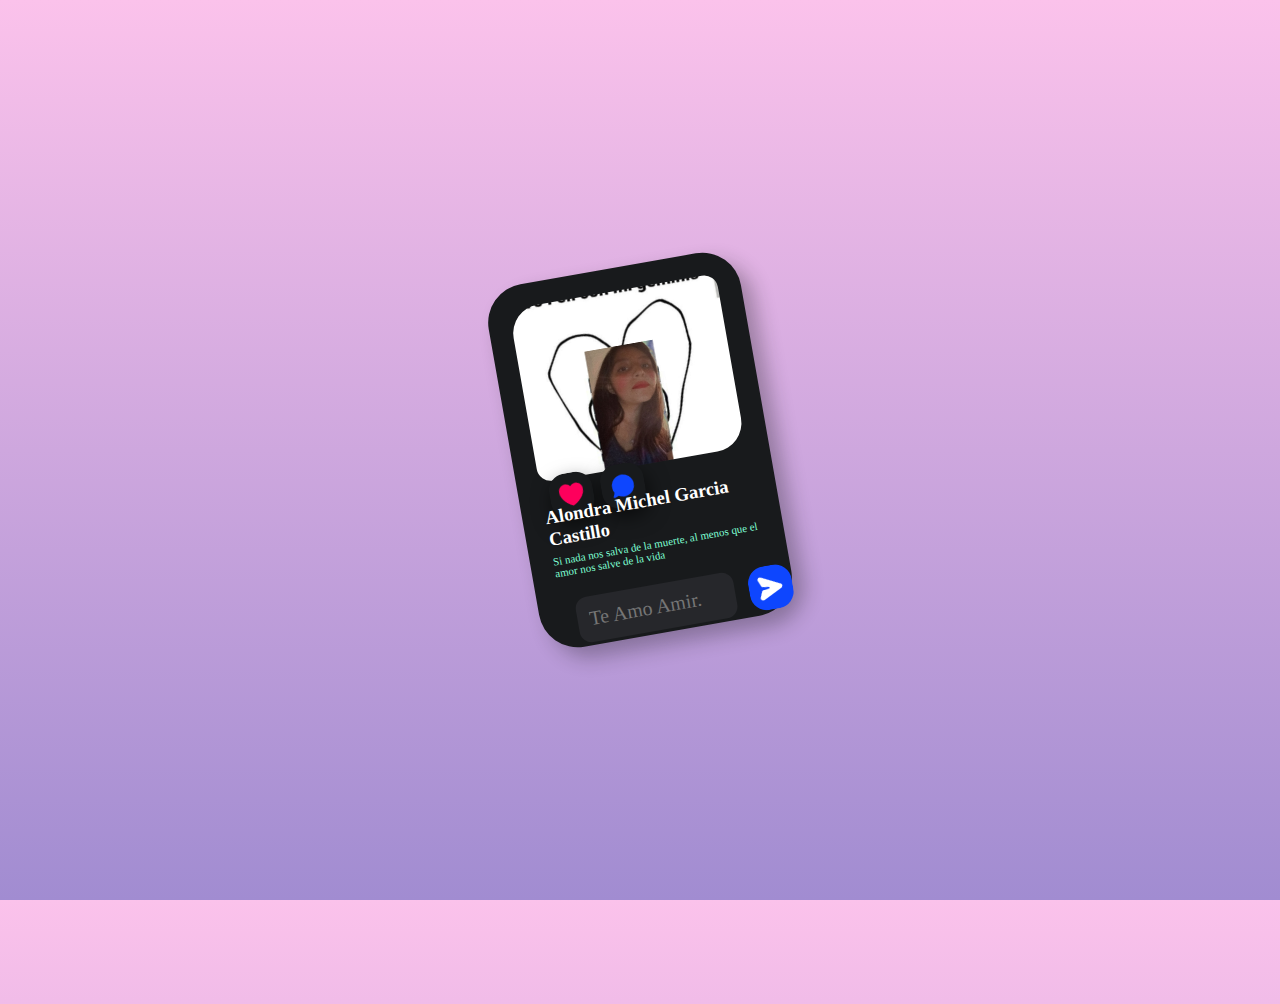
<file: Pages/Especial/ESPECIAL.html>
<!DOCTYPE html>
<html lang="en">
<head>
    <meta charset="UTF-8">
    <meta http-equiv="X-UA-Compatible" content="IE=edge">
    <meta name="viewport" content="width=device-width, initial-scale=1.0">
    <link rel="stylesheet" href="Especial.css">
    <link rel="shortcut icon" href="./Logo2.png" type="image/x-icon">
    <title>Especial</title>
</head>
<body>
    <div class="frem">
        <div class="top-cant">
            <div class="img">
                <div class="row">
                    <div class="like"></div>
                    <div class="comments"></div>
                </div>
            </div>
        </div>
        <div class="text-area">
            <h3>Alondra Michel Garcia Castillo</h3>
            <p>Si nada nos salva de la muerte, al menos que el amor nos salve de la vida</p>
        </div>
        <div class="comments-area">
            <input type="text" placeholder="Te Amo Amir.">
            <div class="send"></div>
        </div>
    </div>
</body>
</html>
</file>
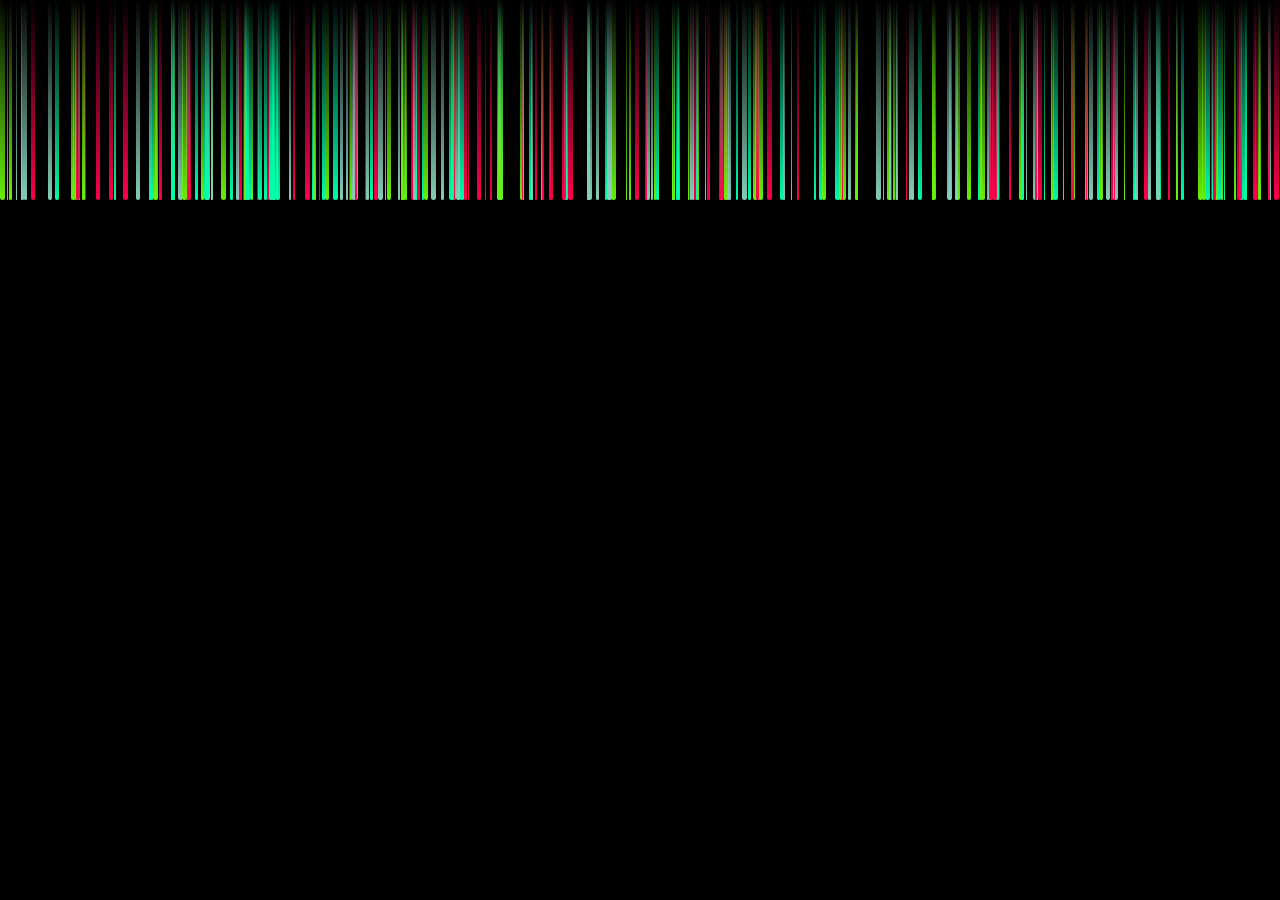
<file: Pages/Hermosa/Hermosa.html>
<!DOCTYPE html>
<html lang="en">

<head>
    <meta charset="UTF-8">
    <meta http-equiv="X-UA-Compatible" content="IE=edge">
    <meta name="viewport" content="width=device-width, initial-scale=1.0">
    <link rel="shortcut icon" href="./Logo2.png" type="image/x-icon">
    <title>Hermosa</title>
</head>

<body>
    <style>
        * {
            margin: 0;
            padding: 0;
            box-sizing: border-box;
        }

        body {
            min-height: 100vh;
            background: #000;
            overflow: hidden;
        }

        i {
            position: absolute;
            height: 200px;
            border-bottom-left-radius: 5px;
            border-bottom-right-radius: 5px;
            background: linear-gradient(45deg, #ffff, transparent);
            animation: animat 5s linear infinite;
        }

        i:nth-child(4n+1) {
            background: linear-gradient(45deg, #87cebb, transparent);
        }

        i:nth-child(4n+2) {
            background: linear-gradient(45deg, #68f10d, transparent);
        }

        i:nth-child(4n+3) {
            background: linear-gradient(45deg, #ff004b, transparent);
        }

        i:nth-child(4n+4) {
            background: linear-gradient(45deg, #00ffaa, transparent);
        }

        @keyframes animat {
            0% {
                transform: translateY(-200px);
            }

            100% {
                transform: translateY(calc(100vh + 200px));
            }
        }

        @media (max-width: 800px) {
            .i {
                position: absolute;
                height: 200px;
                border-bottom-left-radius: 5px;
                border-bottom-right-radius: 5px;
                background: linear-gradient(45deg, #ffff, transparent);
                animation: animat 20s linear infinite;
            }

            .keyframes animat {
                0% {
                    transform: translateY(calc(100vh + 200px));
                }

                100% {
                    transform: translateY(calc(100vh + 200px));
                }
            }
        }
    </style>

<script>
    function rain() {
        let amount = 300;
        let body = document.querySelector('body');
        let i = 0;
        while (i < amount) {
            let drop = document.createElement('i');
            let size = Math.random() * 5;
            let posx = Math.floor(Math.random() * window.innerWidth);
            let delay = Math.random() * -20;
            let duration = Math.random() * 5;

            drop.style.width = 0.2 + size + "px";
            drop.style.left = posx + 'px';
            drop.style.animationDelay = delay+'s';
            drop.style.animationDuration = 1 + duration+'s';
            body.appendChild(drop);
            i++
        }
    }
    rain();
</script>
</body>

</html>
</file>
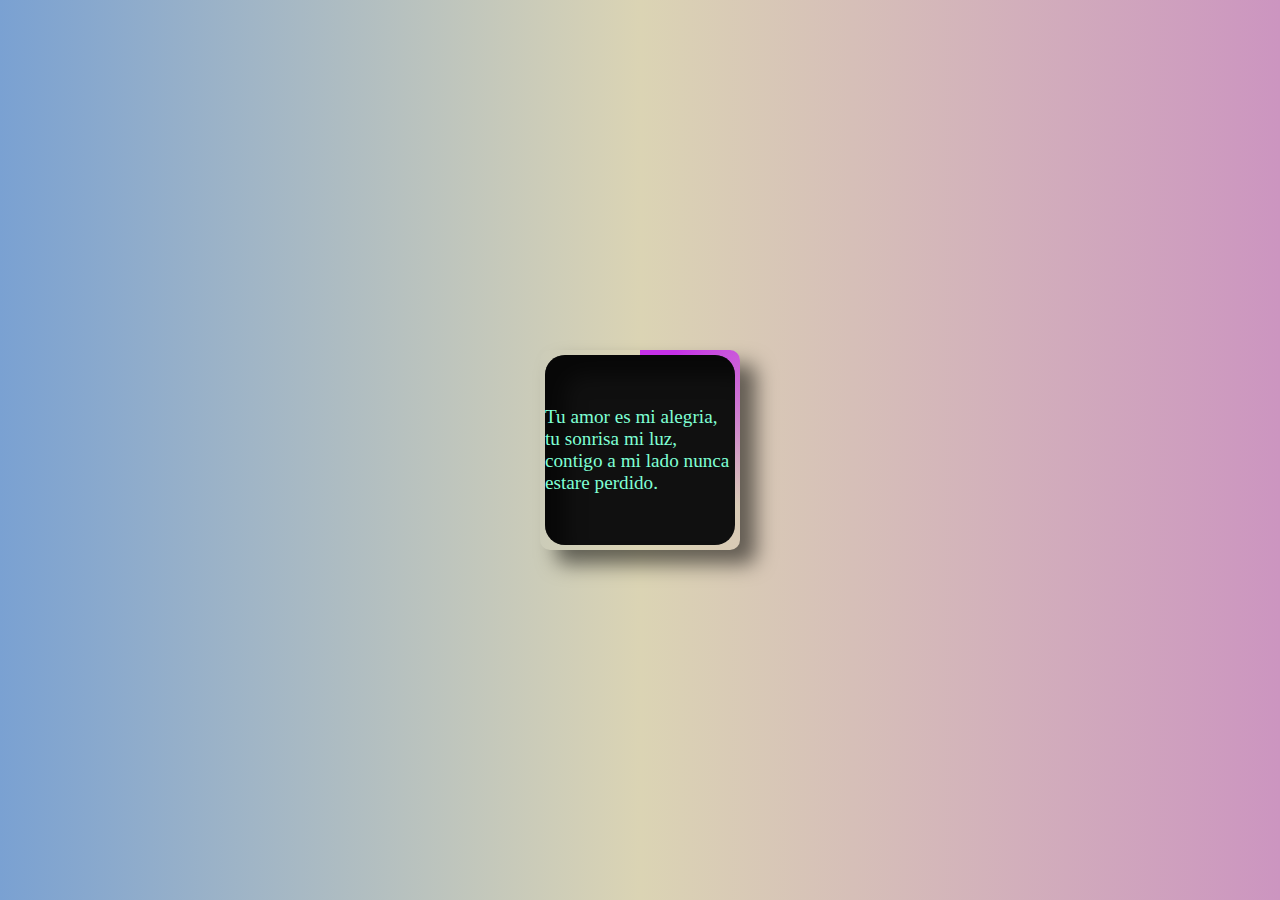
<file: Pages/Inteligente/Inteligente.html>
<!DOCTYPE html>
<html lang="en">

<head>
    <meta charset="UTF-8">
    <meta http-equiv="X-UA-Compatible" content="IE=edge">
    <meta name="viewport" content="width=device-width, initial-scale=1.0">
    <link rel="shortcut icon" href="./Logo2.png">
    <title>Inteligente</title>
</head>
<style>
    * {
        margin: 0;
        padding: 0;
        box-sizing: border-box;
    }

    body {
        min-height: 100vh;
        display: flex;
        justify-content: center;
        align-items: center;
        background: #CC95C0;
        /* fallback for old browsers */
        background: -webkit-linear-gradient(to right, #7AA1D2, #DBD4B4, #CC95C0);
        /* Chrome 10-25, Safari 5.1-6 */
        background: linear-gradient(to right, #7AA1D2, #DBD4B4, #CC95C0);
        /* W3C, IE 10+/ Edge, Firefox 16+, Chrome 26+, Opera 12+, Safari 7+ */

    }

    div {
        width: 200px;
        height: 200px;
        box-shadow: 16px 14px 20px #0000008c;
        border-radius: 10px;
        position: relative;
        overflow: hidden;
        display: flex;
        justify-content: center;
        align-items: center;
    }

    div::before {
        content: "";
        background-image: conic-gradient(#c531e7 20deg,
                transparent 120deg);
        width: 150%;
        height: 150%;
        position: absolute;
        animation: rotate 2s linear infinite;
    }

    div::after {
        content: "Tu amor es mi alegria, tu sonrisa mi luz, contigo a mi lado nunca estare perdido.";
        width: 190px;
        height: 190px;
        background: #101010;
        position: absolute;
        border-radius: 20px;
        display: flex;
        justify-content: center;
        align-items: center;
        color: #7fffd4;
        font-size: larger;
        box-shadow: inset 20px 20px 20px #0000008c;
    }

    @keyframes rotate {
        0% {
            transform: rotate(0deg);
        }

        100% {
            transform: rotate(-360deg);
        }
    }

    @media (max-width:800px) {

        .before,
        .after {
            width: 100%;
        }
    }

    @media (max-width:200px) {

        .before,
        .after {
            width: 100%;
        }
    }
</style>

<body>
    <div></div>
</body>

</html>
</file>
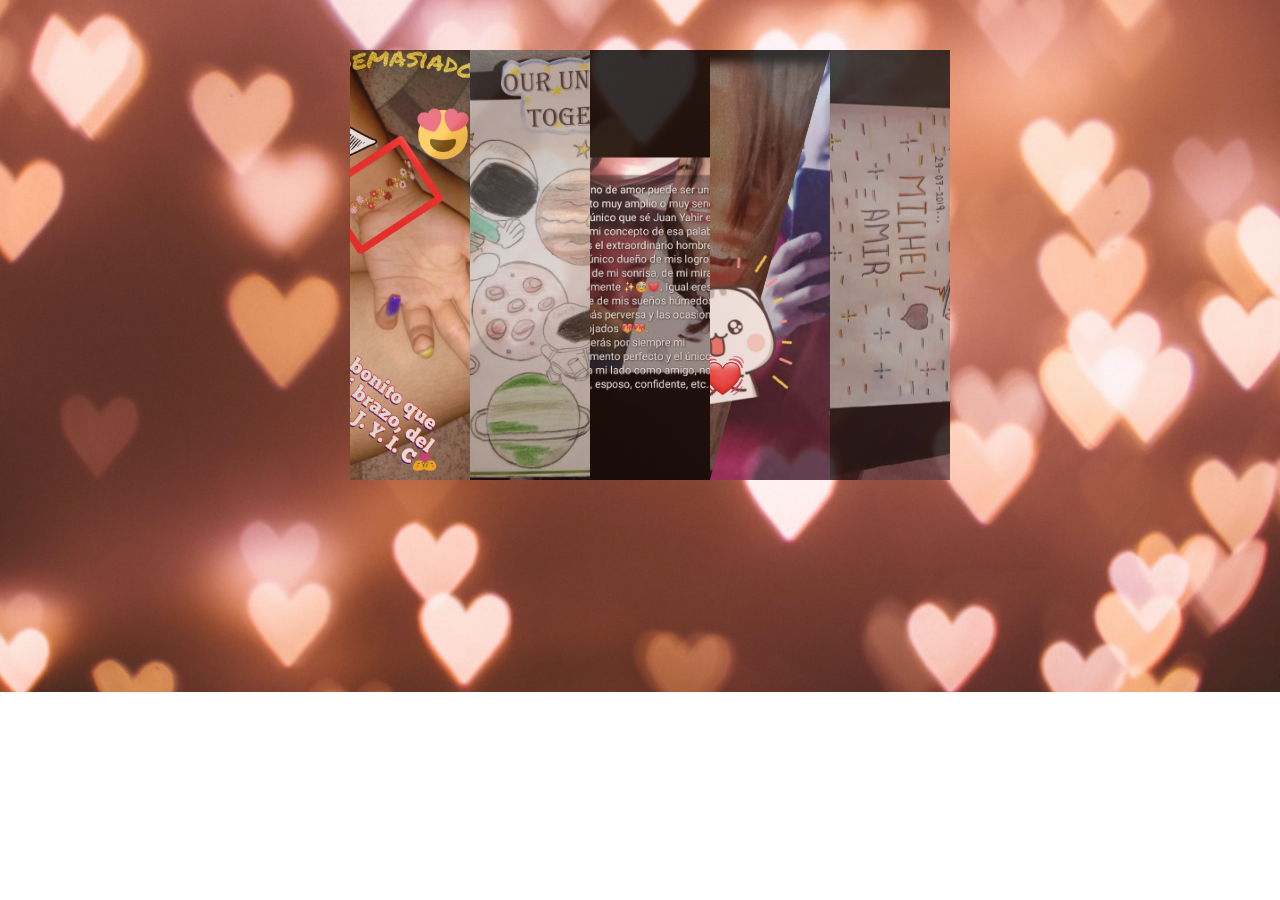
<file: Pages/Interesante/Interesante.html>
<!DOCTYPE html>
<html lang="en">

<head>
    <meta charset="UTF-8" />
    <meta http-equiv="X-UA-Compatible" content="IE=edge" />
    <meta name="viewport" content="width=device-width, initial-scale=1.0" />
    <link rel="stylesheet" href="./Interesante.css">
    <link rel="shortcut icon" href="./Logo2.png" type="image/x-icon">
    <title>Interesante</title>
</head>

<body>
    <section>
        <img src="./collar.jpg" alt="" />
        <img src="./ElUniversoYNosotros.jpg" alt="" />
        <img src="./estadoMikayYo.jpg" alt="" />
        <img src="./JuntosTi.jpg" alt="" />
        <img src="./TeAmo.jpg" alt="" />
    </section>
</body>

</html>
</file>
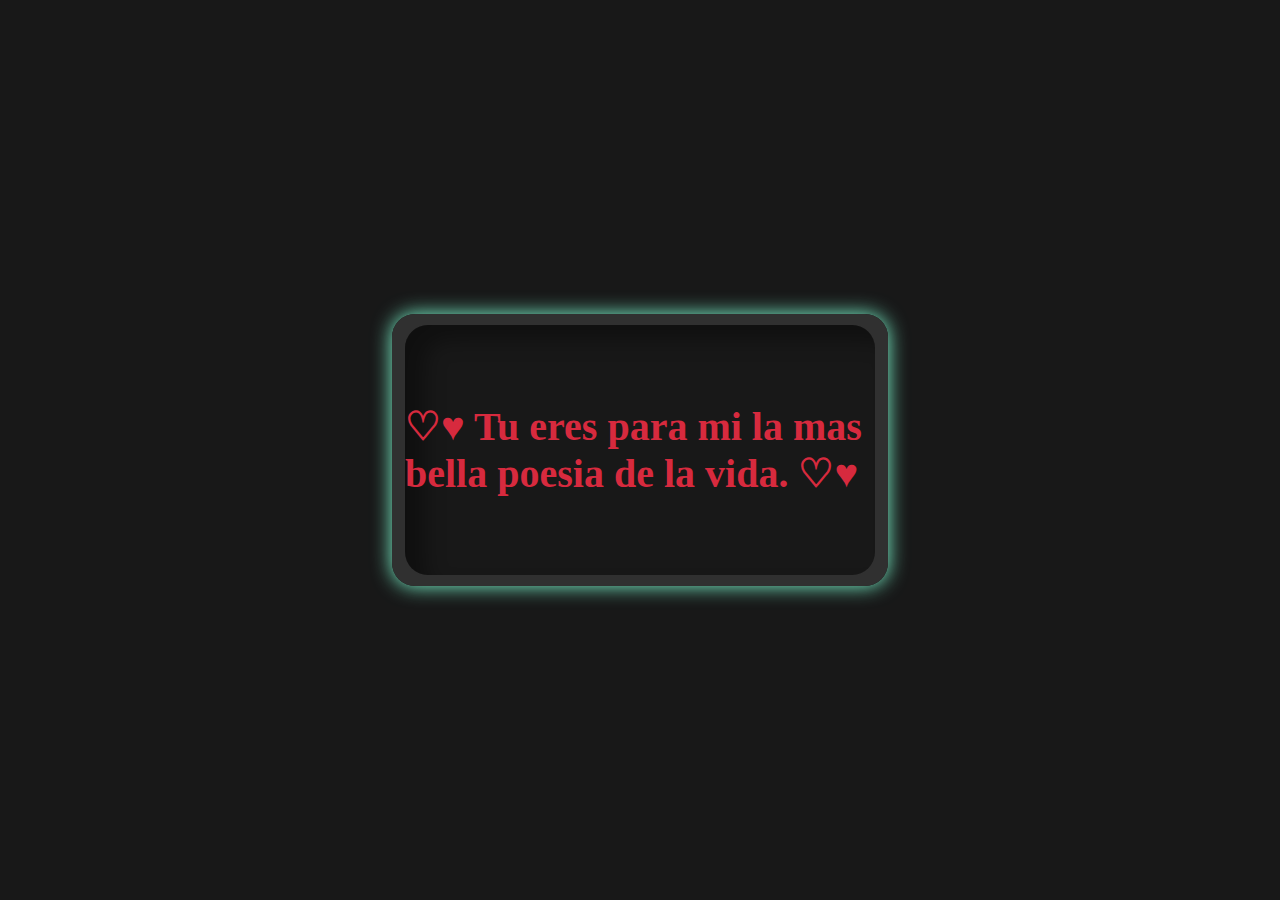
<file: Pages/Tierna/Tierna.html>
<!DOCTYPE html>
<html lang="en">

<head>
    <meta charset="UTF-8">
    <meta http-equiv="X-UA-Compatible" content="IE=edge">
    <meta name="viewport" content="width=device-width, initial-scale=1.0">
    <link rel="shortcut icon" href="./Logo2.png">
    <title>Tierna</title>
</head>
<style>
    * {
        margin: 0;
        padding: 0;
        box-sizing: border-box;
    }

    body {
        min-height: 100vh;
        display: flex;
        justify-content: center;
        align-items: center;
        background: #181818;
    }

    .frem {
        width: 31rem;
        height: 17rem;
        position: relative;
        overflow: hidden;
        border-radius: 23px;
        box-shadow: 0px 0px 20px #7fffd4;
        display: flex;
        justify-content: center;
        align-items: center;
    }

    .border {
        position: absolute;
        display: flex;
        justify-content: center;
        align-items: center;
        height: 200%;
        width: 200%;
        overflow: hidden;
        background: linear-gradient(to right, #303030 20%, #303030 40%, #ff00a5 50%, #ff2f00 55%, #004eff 70%, #00ffdc 100%);
        background-size: 200% auto;
        animation: shine 3s linear infinite;
        transform: rotate(-45deg);
    }

    .border::before {
        content: "♡♥ Tu eres para mi la mas bella poesia de la vida. ♡♥";
        position: absolute;
        height: 250px;
        width: 470px;
        border-radius: 23px;
        background: #181818;
        z-index: 1;
        box-shadow: inset 20px 15px 20px #00000059;
        display: flex;
        justify-content: center;
        align-items: center;
        transform: rotate(45deg);
        font-size: 2.5rem;
        font-weight: 600;
        color: #d72a3e;
        font-family: cursive;
    }

    @keyframes shine {
        to {
            background-position: 200% center;
        }
    }

    @media(max-width:801px) {

        .frem,
        .border,
        .border::before {
            font-size: 2rem;
            content: "♡♥ Eres mi unico pensamiento, mi razon de existir. ♡♥";
        }
    }

    @media(max-width:500px) {

        .frem,
        .border,
        .border::before {

            font-size: 1rem;
            width: 25rem;
            content: "♡ Eres la luz que ilumina mi camino, la musica que llena mi alma. ♥";

        }
    }
</style>

<body>
    <div class="frem">
        <dive class="border"></dive>
    </div>
</body>

</html>
</file>
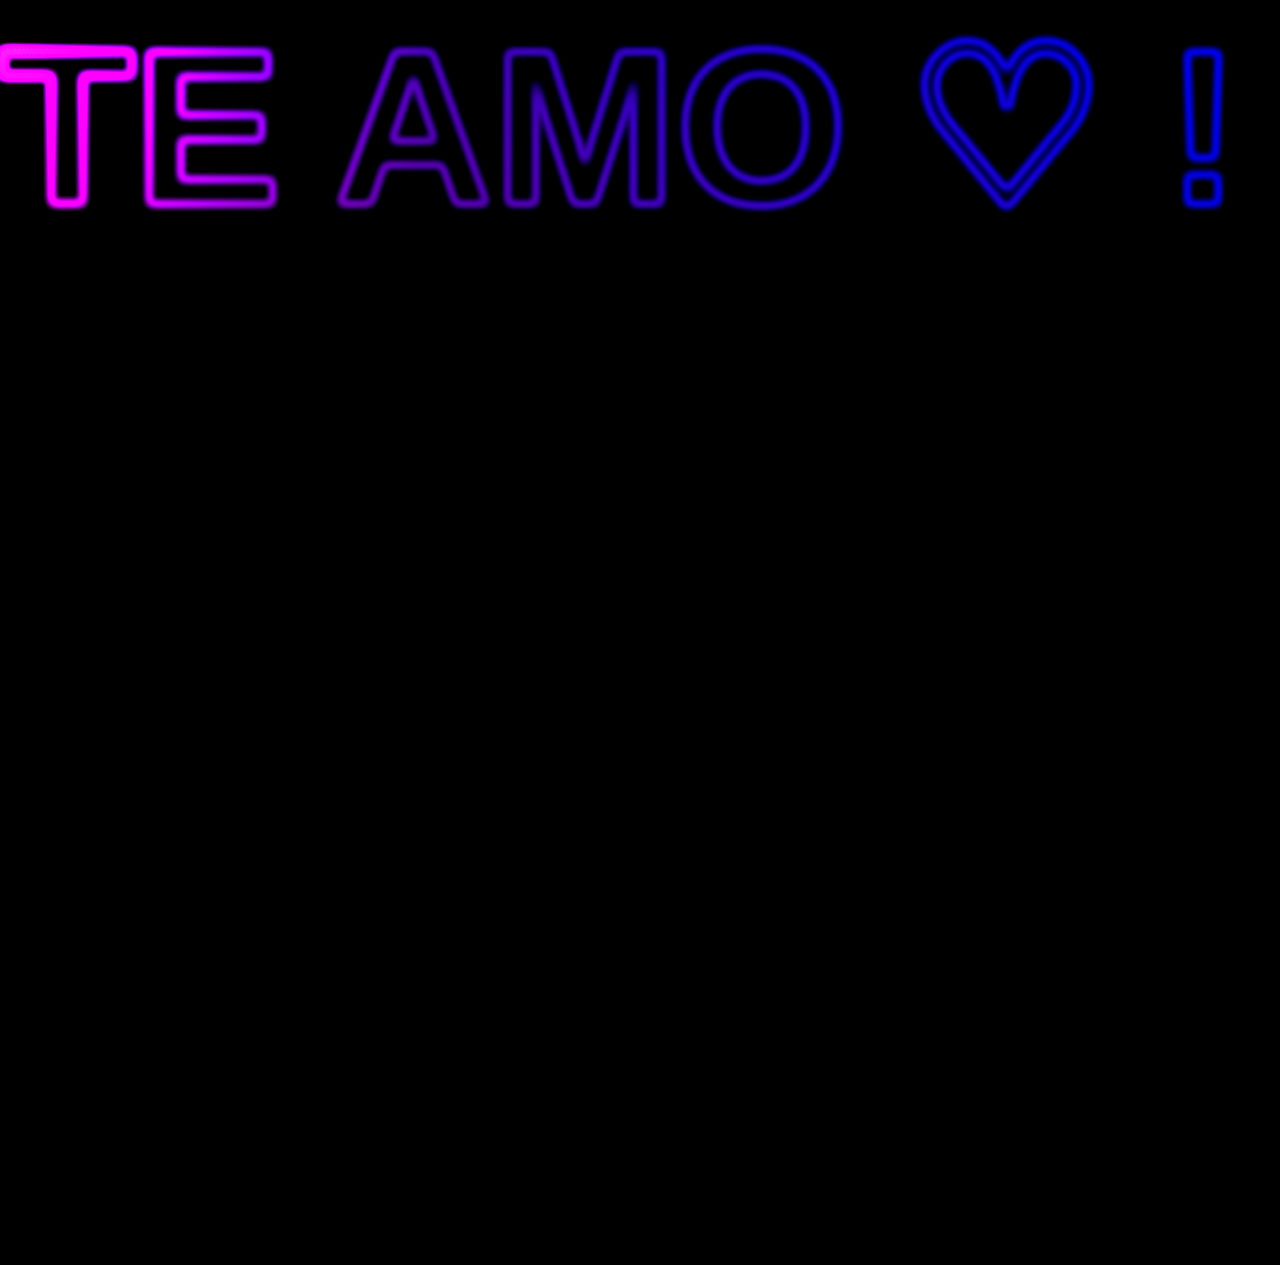
<file: Pages/Unica/UNICA.html>
<!DOCTYPE html>
<html lang="en">

<head>
    <meta charset="UTF-8">
    <meta http-equiv="X-UA-Compatible" content="IE=edge">
    <meta name="viewport" content="width=device-width, initial-scale=1.0">
    <link rel="shortcut icon" href="./Logo2.png">
    <title>Unica</title>
</head>
<style>
    * {
        margin: 0;
        padding: 0;
        box-sizing: border-box;
    }

    body {
        background: black;
        display: flex;
        justify-content: center;
        align-items: center;
        align-content: center;
        min-height: 100vh;
    }

    .text-effect {
        overflow: hidden;
        position: relative;
        filter: contrast(110%) brightness(190%);
    }

    .neon {
        position: relative;
        background: black;
        color: transparent;
    }

    .neon::before,
    .neon::after {
        content: attr(data-text);
        color: white;
        filter: blur(0.02em);
        position: absolute;
        top: 0;
        left: 0;
        pointer-events: none;
    }

    .neon::after {
        mix-blend-mode: difference;
    }

    .gradient,
    .spotlight {
        position: absolute;
        top: 0;
        left: 0;
        bottom: 0;
        right: 0;
        pointer-events: none;
        z-index: 10;
    }

    .gradient {
        background: linear-gradient(45deg, #ff0a59, blue);
        mix-blend-mode: multiply;
    }

    .spotlight {
        animation: light 5s infinite linear;
        background: radial-gradient(circle, white, transparent 25%) 0 0/25% 25%, radial-gradient(circle, white, black 25%);
        top: -100%;
        left: -100%;
        mix-blend-mode: color-dodge;
    }

    .neon {
        font: 700 220px "Lato", sans-serif;
        text-transform: uppercase;
        text-align: center;
        margin: 0;
    }

    .neon:focus {
        outline: none;
        border: 1px dotted white;
    }

    @keyframes light {
        100% {
            transform: translate3d(50%, 50%, 0);
        }
    }

    @media(max-width:500px) {

        .gradient,
        .neon,
        .neon::after,
        .neon::before,
        .neon:focus,
        .spotlight,
        .text-effect h1 {
            width: 100%;
            font-size: 5rem;

        }
    }
</style>

<body>
    <div class="text-effect">
        <h1 class="neon" data-text="Te Amo ♡ !" contenteditable>Tu eres mi sol en dias nublados ♥</h1>
        <div class="gradient"></div>
        <div class="spotlight"></div>
    </div>
</body>
<script>
    $('[data-text]').on('keyup', function () {
        $(this).attr('data-text', $(this).text());
    });
</script>

</html>
</file>
<file: Pages/Especial/Especial.css>
* {
    margin: 0;
    padding: 0;
    box-sizing: border-box;
}

body {
    min-height: 100vh;
    display: flex;
    justify-content: center;
    background-image: linear-gradient(to top, #a18cd1 0%, #fbc2eb 100%);
    transform: rotate(-10deg);
    align-items: center;
}

.frem {
    width: 16rem;
    height: 23rem;
    background: #181a1c;
    border-radius: 39px;
    position: relative;
    padding: 23px;
    box-shadow: 10px 12px 20px #181a1c52;
}

.top-cant {
    width: 100%;
    height: 11rem;
    position: relative;
    border-radius: 29px 14px;
    background: #212324;
}

.top-cant .img {
    width: 100%;
    height: 11rem;
    position: relative;
    border-radius: 29px 14px;
    background: url('./feliConMiGeminis.jpeg');
    background-position: center;
    background-size: cover;
    background-repeat: no-repeat;
}

.top-cant .row {
    position: absolute;
    width: 7rem;
    height: 3rem;
    top: 169px;
    left: 0;
    display: flex;
    justify-content: space-evenly;
    align-items: center;
    flex-direction: row;
}

.top-cant .row .like,
.top-cant .row .comments {
    width: 44px;
    height: 44px;
    background: #181a1c url("./heart.png");
    background-position: center;
    background-size: 24px;
    background-repeat: no-repeat;
    border-radius: 17px;
    cursor: pointer;
    box-shadow: 2px 9px 20px #00000099;
}

.top-cant .row .comments {
    background: #181a1c url("./chat.png");
    background-position: center;
    background-size: 24px;
    background-repeat: no-repeat;
}

.frem .text-area {
    position: absolute;
    top: 14rem;
    width: 14rem;
}

.frem .text-area h3 {
    color: white;
    font-family: cursive;
}

.frem .text-area p {
    color: #7fffd4;
    margin-top: 5px;
    font-size: 11px;
    font-family: cursive;
}

.frem .comments-area {
    width: 246px;
    height: 43px;
    position: absolute;
    bottom: 0.3rem;
    display: flex;
    justify-content: space-evenly;
    align-items: center;
}

.frem .comments-area input {
    width: 10rem;
    height: 46px;
    border: none;
    background: #26272b;
    border-radius: 12px;
    padding-left: 12px;
    font-size: 20px;
    color: white;
    outline: none;
    font-family: cursive;
}

.frem .comments-area .send {
    width: 44px;
    height: 44px;
    background: #0e46fe url("./send.png");
    background-position: center;
    background-size: 24px;
    background-repeat: no-repeat;
    border-radius: 17px;
    cursor: pointer;
}
</file>
<file: Pages/Interesante/Interesante.css>
body {
    background-image: url(./fondo.jpg);
    background-repeat: no-repeat;
    background-size: cover;
    background-position: center center;
    margin: 50px;
}

section {
    margin-left: 300px;
}

section {
    display: flex;
    width: 600px;
    height: 430px;
}

section img {
    width: 0px;
    flex-grow: 1;
    object-fit: cover;
    opacity: .8;
    transition: .5s ease;
}

section img:hover {
    cursor: crosshair;
    width: 300px;
    opacity: 1;
    filter: contrast(120%);
}
</file>
